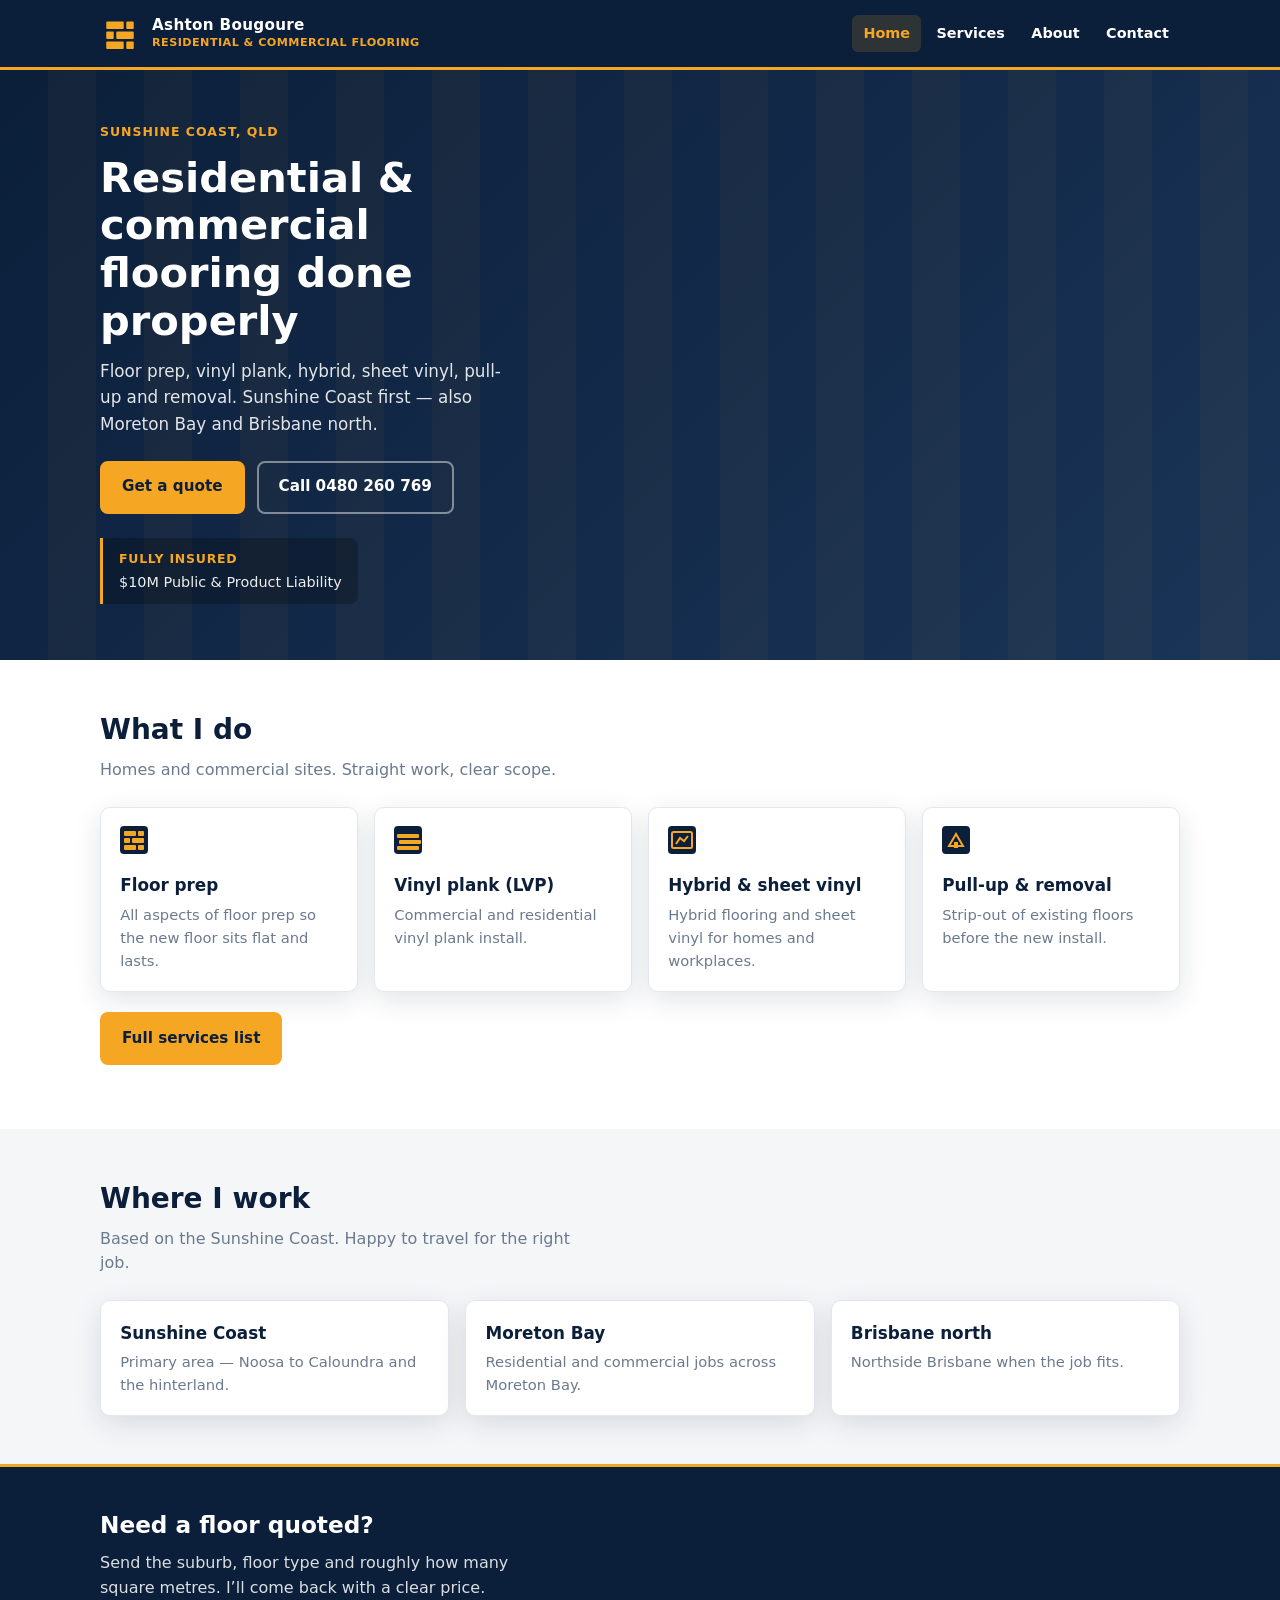
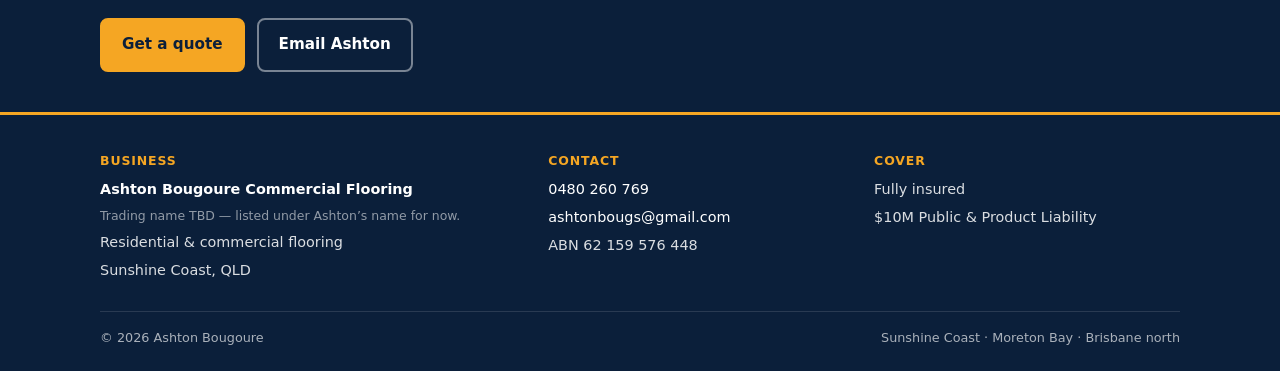
<file: index.html>
<!DOCTYPE html>
<html lang="en-AU">
<head>
  <meta charset="utf-8">
  <meta name="viewport" content="width=device-width, initial-scale=1">
  <title>Ashton Bougoure — Residential &amp; Commercial Flooring | Sunshine Coast</title>
  <meta name="description" content="Residential and commercial flooring on the Sunshine Coast, QLD. Floor prep, LVP, hybrid, sheet vinyl, pull-up &amp; removal. Fully insured — $10M Public &amp; Product Liability.">
  <link rel="icon" href="favicon.svg" type="image/svg+xml">
  <link rel="stylesheet" href="styles.css">
</head>
<body>
  <header class="site-header">
    <div class="container header-inner">
      <a class="brand" href="index.html">
        <img class="brand-mark" src="favicon.svg" width="40" height="40" alt="">
        <span class="brand-text">
          <span class="brand-name">Ashton Bougoure</span>
          <span class="brand-tag">Residential &amp; Commercial Flooring</span>
        </span>
      </a>
      <button class="nav-toggle" type="button" aria-expanded="false" aria-controls="site-nav">Menu</button>
      <nav class="site-nav" id="site-nav" aria-label="Primary">
        <ul>
          <li><a href="index.html" aria-current="page">Home</a></li>
          <li><a href="services.html">Services</a></li>
          <li><a href="about.html">About</a></li>
          <li><a href="contact.html">Contact</a></li>
        </ul>
      </nav>
    </div>
  </header>

  <main>
    <section class="hero">
      <div class="container">
        <p class="hero-eyebrow">Sunshine Coast, QLD</p>
        <h1>Residential &amp; commercial flooring done properly</h1>
        <p class="hero-lead">
          Floor prep, vinyl plank, hybrid, sheet vinyl, pull-up and removal.
          Sunshine Coast first — also Moreton Bay and Brisbane north.
        </p>
        <div class="hero-actions">
          <a class="btn btn-primary" href="contact.html">Get a quote</a>
          <a class="btn btn-ghost" href="tel:+61480260769">Call 0480 260 769</a>
        </div>
        <div class="insured-badge">
          <strong>Fully insured</strong>
          <span>$10M Public &amp; Product Liability</span>
        </div>
      </div>
    </section>

    <section class="section">
      <div class="container">
        <div class="section-head">
          <h2>What I do</h2>
          <p>Homes and commercial sites. Straight work, clear scope.</p>
        </div>
        <div class="card-grid">
          <article class="card">
            <svg class="card-icon" viewBox="0 0 28 28" aria-hidden="true"><rect width="28" height="28" rx="4" fill="#0B1F3A"/><rect x="4" y="5" width="12" height="5" rx="1" fill="#F5A623"/><rect x="18" y="5" width="6" height="5" rx="1" fill="#F5A623"/><rect x="4" y="12" width="6" height="5" rx="1" fill="#F5A623"/><rect x="12" y="12" width="12" height="5" rx="1" fill="#F5A623"/><rect x="4" y="19" width="12" height="5" rx="1" fill="#F5A623"/><rect x="18" y="19" width="6" height="5" rx="1" fill="#F5A623"/></svg>
            <h3>Floor prep</h3>
            <p>All aspects of floor prep so the new floor sits flat and lasts.</p>
          </article>
          <article class="card">
            <svg class="card-icon" viewBox="0 0 28 28" aria-hidden="true"><rect width="28" height="28" rx="4" fill="#0B1F3A"/><rect x="3" y="8" width="22" height="4" rx="1" fill="#F5A623"/><rect x="5" y="14" width="22" height="4" rx="1" fill="#F5A623"/><rect x="3" y="20" width="22" height="4" rx="1" fill="#F5A623"/></svg>
            <h3>Vinyl plank (LVP)</h3>
            <p>Commercial and residential vinyl plank install.</p>
          </article>
          <article class="card">
            <svg class="card-icon" viewBox="0 0 28 28" aria-hidden="true"><rect width="28" height="28" rx="4" fill="#0B1F3A"/><rect x="4" y="6" width="20" height="16" rx="1.5" fill="none" stroke="#F5A623" stroke-width="2"/><path d="M8 18 L12 12 L16 15 L20 10" fill="none" stroke="#F5A623" stroke-width="2"/></svg>
            <h3>Hybrid &amp; sheet vinyl</h3>
            <p>Hybrid flooring and sheet vinyl for homes and workplaces.</p>
          </article>
          <article class="card">
            <svg class="card-icon" viewBox="0 0 28 28" aria-hidden="true"><rect width="28" height="28" rx="4" fill="#0B1F3A"/><path d="M7 20 L14 8 L21 20 Z" fill="none" stroke="#F5A623" stroke-width="2"/><rect x="12" y="16" width="4" height="6" fill="#F5A623"/></svg>
            <h3>Pull-up &amp; removal</h3>
            <p>Strip-out of existing floors before the new install.</p>
          </article>
        </div>
        <p style="margin-top:1.25rem">
          <a class="btn btn-primary" href="services.html">Full services list</a>
        </p>
      </div>
    </section>

    <section class="section section-alt">
      <div class="container">
        <div class="section-head">
          <h2>Where I work</h2>
          <p>Based on the Sunshine Coast. Happy to travel for the right job.</p>
        </div>
        <div class="card-grid">
          <article class="card">
            <h3>Sunshine Coast</h3>
            <p>Primary area — Noosa to Caloundra and the hinterland.</p>
          </article>
          <article class="card">
            <h3>Moreton Bay</h3>
            <p>Residential and commercial jobs across Moreton Bay.</p>
          </article>
          <article class="card">
            <h3>Brisbane north</h3>
            <p>Northside Brisbane when the job fits.</p>
          </article>
        </div>
      </div>
    </section>

    <section class="cta-band">
      <div class="container">
        <h2>Need a floor quoted?</h2>
        <p>Send the suburb, floor type and roughly how many square metres. I’ll come back with a clear price.</p>
        <div class="cta-actions">
          <a class="btn btn-primary" href="contact.html">Get a quote</a>
          <a class="btn btn-ghost" href="mailto:ashtonbougs@gmail.com">Email Ashton</a>
        </div>
      </div>
    </section>
  </main>

  <footer class="site-footer">
    <div class="container">
      <div class="footer-grid">
        <div>
          <h3>Business</h3>
          <p><strong style="color:#fff">Ashton Bougoure Commercial Flooring</strong></p>
          <p class="temp-name-note">Trading name TBD — listed under Ashton’s name for now.</p>
          <p>Residential &amp; commercial flooring</p>
          <p>Sunshine Coast, QLD</p>
        </div>
        <div>
          <h3>Contact</h3>
          <p><a href="tel:+61480260769">0480 260 769</a></p>
          <p><a href="mailto:ashtonbougs@gmail.com">ashtonbougs@gmail.com</a></p>
          <p>ABN 62 159 576 448</p>
        </div>
        <div>
          <h3>Cover</h3>
          <p>Fully insured</p>
          <p>$10M Public &amp; Product Liability</p>
        </div>
      </div>
      <div class="footer-bottom">
        <span>© <span id="y"></span> Ashton Bougoure</span>
        <span>Sunshine Coast · Moreton Bay · Brisbane north</span>
      </div>
    </div>
  </footer>
  <script>document.getElementById("y").textContent = new Date().getFullYear();</script>
  <script src="site.js"></script>
</body>
</html>
</file>
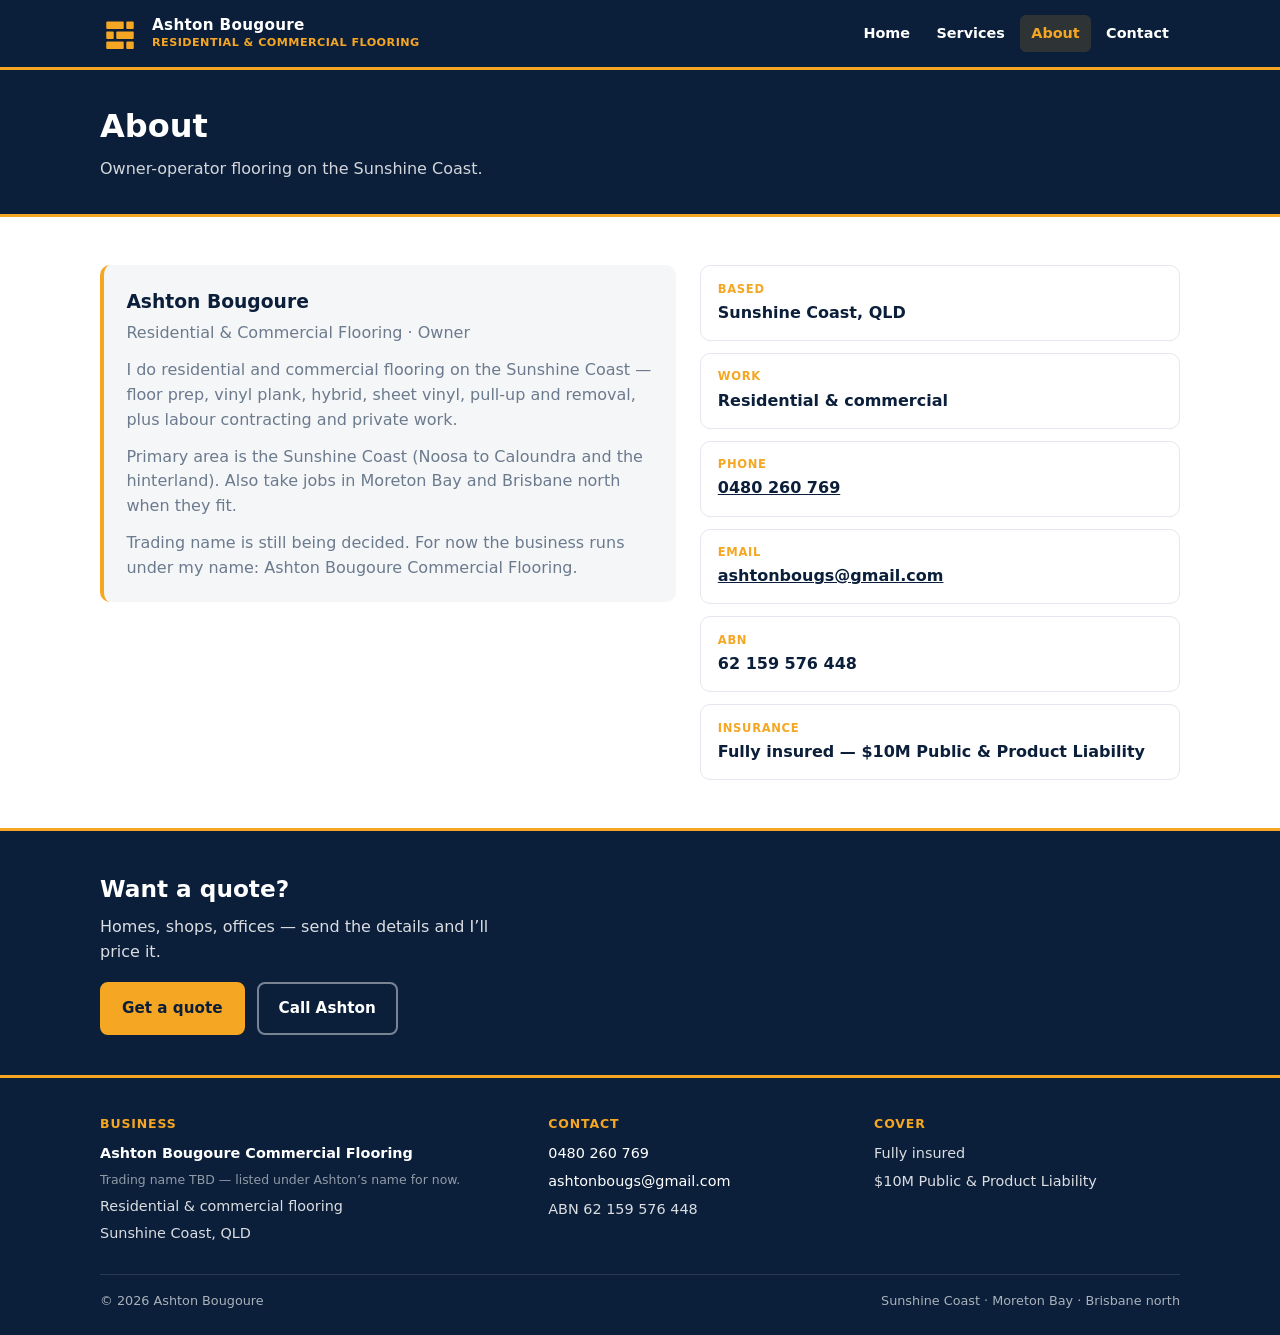
<file: about.html>
<!DOCTYPE html>
<html lang="en-AU">
<head>
  <meta charset="utf-8">
  <meta name="viewport" content="width=device-width, initial-scale=1">
  <title>About — Ashton Bougoure Flooring | Sunshine Coast</title>
  <meta name="description" content="Ashton Bougoure — residential and commercial flooring subcontractor on the Sunshine Coast, QLD. Fully insured, ABN 62 159 576 448.">
  <link rel="icon" href="favicon.svg" type="image/svg+xml">
  <link rel="stylesheet" href="styles.css">
</head>
<body>
  <header class="site-header">
    <div class="container header-inner">
      <a class="brand" href="index.html">
        <img class="brand-mark" src="favicon.svg" width="40" height="40" alt="">
        <span class="brand-text">
          <span class="brand-name">Ashton Bougoure</span>
          <span class="brand-tag">Residential &amp; Commercial Flooring</span>
        </span>
      </a>
      <button class="nav-toggle" type="button" aria-expanded="false" aria-controls="site-nav">Menu</button>
      <nav class="site-nav" id="site-nav" aria-label="Primary">
        <ul>
          <li><a href="index.html">Home</a></li>
          <li><a href="services.html">Services</a></li>
          <li><a href="about.html" aria-current="page">About</a></li>
          <li><a href="contact.html">Contact</a></li>
        </ul>
      </nav>
    </div>
  </header>

  <main>
    <section class="page-hero">
      <div class="container">
        <h1>About</h1>
        <p>Owner-operator flooring on the Sunshine Coast.</p>
      </div>
    </section>

    <section class="section">
      <div class="container about-grid">
        <div class="about-card">
          <h3>Ashton Bougoure</h3>
          <p>Residential &amp; Commercial Flooring · Owner</p>
          <p>
            I do residential and commercial flooring on the Sunshine Coast —
            floor prep, vinyl plank, hybrid, sheet vinyl, pull-up and removal,
            plus labour contracting and private work.
          </p>
          <p>
            Primary area is the Sunshine Coast (Noosa to Caloundra and the hinterland).
            Also take jobs in Moreton Bay and Brisbane north when they fit.
          </p>
          <p>
            Trading name is still being decided. For now the business runs under my name:
            Ashton Bougoure Commercial Flooring.
          </p>
        </div>
        <ul class="facts">
          <li>
            <span class="label">Based</span>
            <span class="value">Sunshine Coast, QLD</span>
          </li>
          <li>
            <span class="label">Work</span>
            <span class="value">Residential &amp; commercial</span>
          </li>
          <li>
            <span class="label">Phone</span>
            <span class="value"><a href="tel:+61480260769">0480 260 769</a></span>
          </li>
          <li>
            <span class="label">Email</span>
            <span class="value"><a href="mailto:ashtonbougs@gmail.com">ashtonbougs@gmail.com</a></span>
          </li>
          <li>
            <span class="label">ABN</span>
            <span class="value">62 159 576 448</span>
          </li>
          <li>
            <span class="label">Insurance</span>
            <span class="value">Fully insured — $10M Public &amp; Product Liability</span>
          </li>
        </ul>
      </div>
    </section>

    <section class="cta-band">
      <div class="container">
        <h2>Want a quote?</h2>
        <p>Homes, shops, offices — send the details and I’ll price it.</p>
        <div class="cta-actions">
          <a class="btn btn-primary" href="contact.html">Get a quote</a>
          <a class="btn btn-ghost" href="tel:+61480260769">Call Ashton</a>
        </div>
      </div>
    </section>
  </main>

  <footer class="site-footer">
    <div class="container">
      <div class="footer-grid">
        <div>
          <h3>Business</h3>
          <p><strong style="color:#fff">Ashton Bougoure Commercial Flooring</strong></p>
          <p class="temp-name-note">Trading name TBD — listed under Ashton’s name for now.</p>
          <p>Residential &amp; commercial flooring</p>
          <p>Sunshine Coast, QLD</p>
        </div>
        <div>
          <h3>Contact</h3>
          <p><a href="tel:+61480260769">0480 260 769</a></p>
          <p><a href="mailto:ashtonbougs@gmail.com">ashtonbougs@gmail.com</a></p>
          <p>ABN 62 159 576 448</p>
        </div>
        <div>
          <h3>Cover</h3>
          <p>Fully insured</p>
          <p>$10M Public &amp; Product Liability</p>
        </div>
      </div>
      <div class="footer-bottom">
        <span>© <span id="y"></span> Ashton Bougoure</span>
        <span>Sunshine Coast · Moreton Bay · Brisbane north</span>
      </div>
    </div>
  </footer>
  <script>document.getElementById("y").textContent = new Date().getFullYear();</script>
  <script src="site.js"></script>
</body>
</html>
</file>
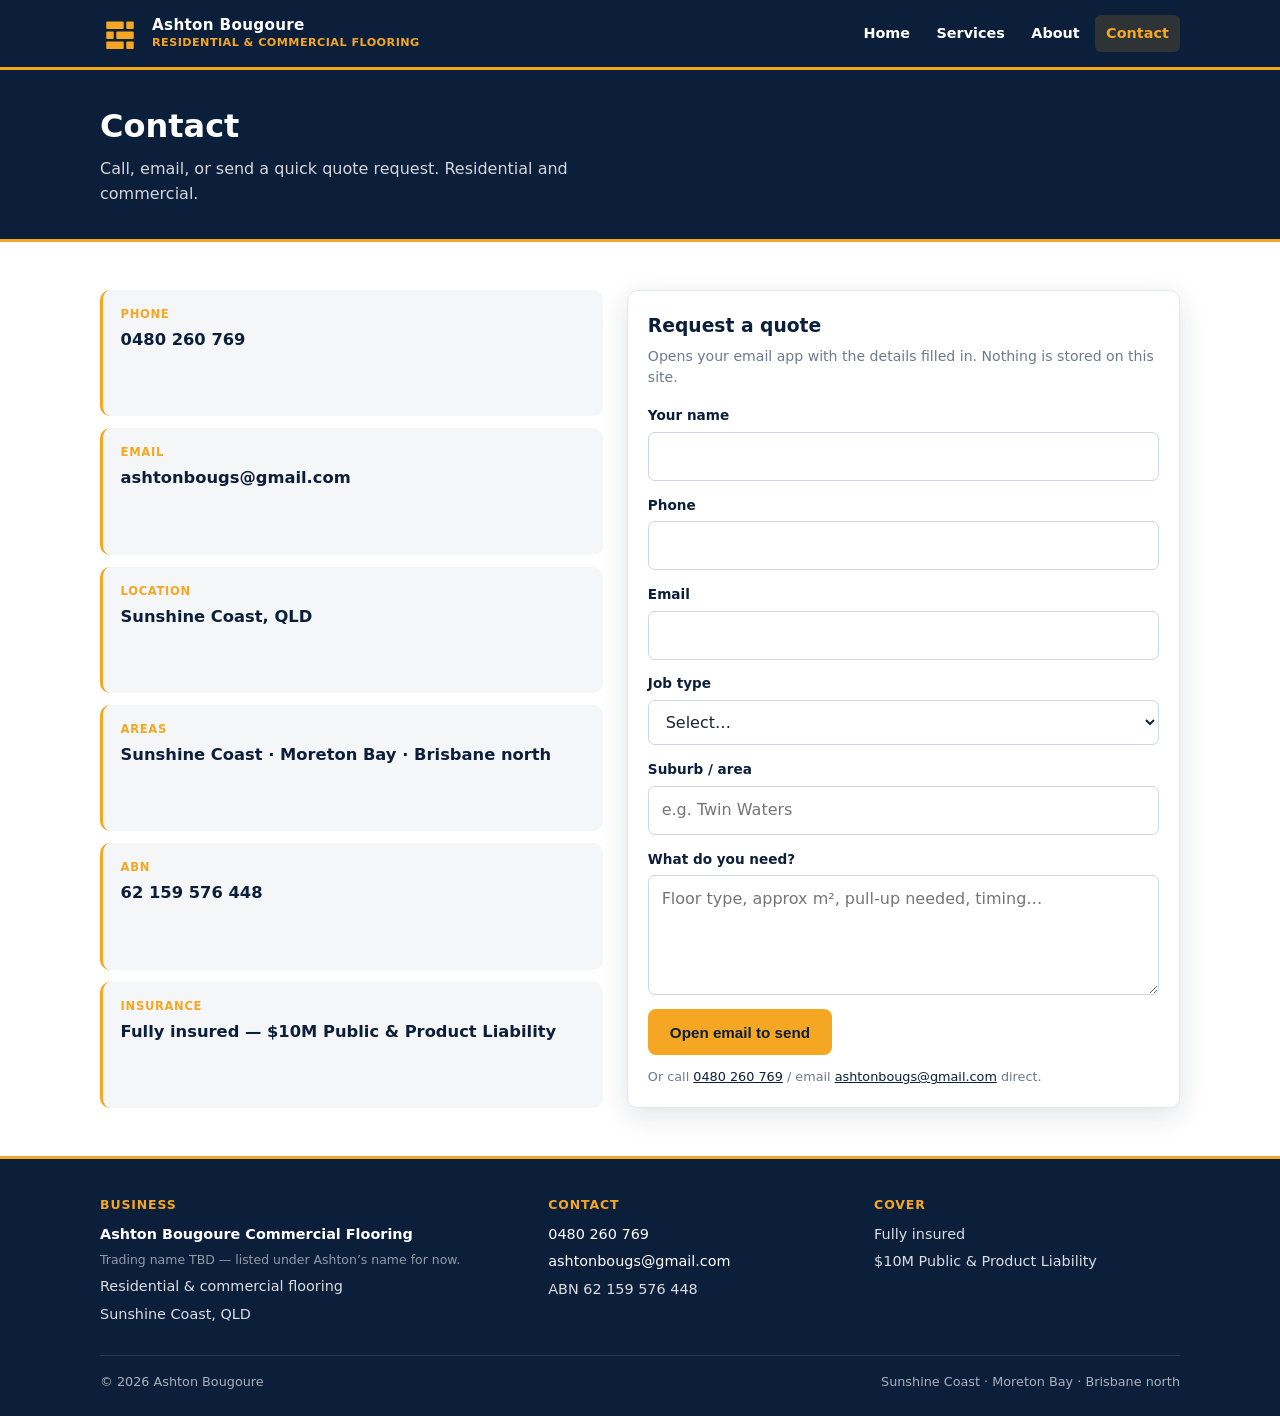
<file: contact.html>
<!DOCTYPE html>
<html lang="en-AU">
<head>
  <meta charset="utf-8">
  <meta name="viewport" content="width=device-width, initial-scale=1">
  <title>Contact — Ashton Bougoure Flooring | Sunshine Coast</title>
  <meta name="description" content="Get a flooring quote from Ashton Bougoure. Phone 0480 260 769 · ashtonbougs@gmail.com · Sunshine Coast, QLD.">
  <link rel="icon" href="favicon.svg" type="image/svg+xml">
  <link rel="stylesheet" href="styles.css">
</head>
<body>
  <header class="site-header">
    <div class="container header-inner">
      <a class="brand" href="index.html">
        <img class="brand-mark" src="favicon.svg" width="40" height="40" alt="">
        <span class="brand-text">
          <span class="brand-name">Ashton Bougoure</span>
          <span class="brand-tag">Residential &amp; Commercial Flooring</span>
        </span>
      </a>
      <button class="nav-toggle" type="button" aria-expanded="false" aria-controls="site-nav">Menu</button>
      <nav class="site-nav" id="site-nav" aria-label="Primary">
        <ul>
          <li><a href="index.html">Home</a></li>
          <li><a href="services.html">Services</a></li>
          <li><a href="about.html">About</a></li>
          <li><a href="contact.html" aria-current="page">Contact</a></li>
        </ul>
      </nav>
    </div>
  </header>

  <main>
    <section class="page-hero">
      <div class="container">
        <h1>Contact</h1>
        <p>Call, email, or send a quick quote request. Residential and commercial.</p>
      </div>
    </section>

    <section class="section">
      <div class="container contact-grid">
        <div class="contact-details">
          <div class="contact-item">
            <span class="label">Phone</span>
            <a href="tel:+61480260769">0480 260 769</a>
          </div>
          <div class="contact-item">
            <span class="label">Email</span>
            <a href="mailto:ashtonbougs@gmail.com">ashtonbougs@gmail.com</a>
          </div>
          <div class="contact-item">
            <span class="label">Location</span>
            <span>Sunshine Coast, QLD</span>
          </div>
          <div class="contact-item">
            <span class="label">Areas</span>
            <span>Sunshine Coast · Moreton Bay · Brisbane north</span>
          </div>
          <div class="contact-item">
            <span class="label">ABN</span>
            <span>62 159 576 448</span>
          </div>
          <div class="contact-item">
            <span class="label">Insurance</span>
            <span>Fully insured — $10M Public &amp; Product Liability</span>
          </div>
        </div>

        <form class="contact-form" id="quote-form" action="mailto:ashtonbougs@gmail.com" method="get">
          <h3>Request a quote</h3>
          <p class="hint">Opens your email app with the details filled in. Nothing is stored on this site.</p>

          <div class="form-row">
            <label for="name">Your name</label>
            <input id="name" name="name" type="text" autocomplete="name" required>
          </div>
          <div class="form-row">
            <label for="phone">Phone</label>
            <input id="phone" name="phone" type="tel" autocomplete="tel" required>
          </div>
          <div class="form-row">
            <label for="email">Email</label>
            <input id="email" name="email" type="email" autocomplete="email">
          </div>
          <div class="form-row">
            <label for="jobType">Job type</label>
            <select id="jobType" name="jobType">
              <option value="">Select…</option>
              <option>Residential</option>
              <option>Commercial</option>
              <option>Labour contracting</option>
              <option>Not sure</option>
            </select>
          </div>
          <div class="form-row">
            <label for="suburb">Suburb / area</label>
            <input id="suburb" name="suburb" type="text" placeholder="e.g. Twin Waters" required>
          </div>
          <div class="form-row">
            <label for="message">What do you need?</label>
            <textarea id="message" name="message" placeholder="Floor type, approx m², pull-up needed, timing…" required></textarea>
          </div>
          <button class="btn btn-primary" type="submit">Open email to send</button>
          <p class="form-note">Or call <a href="tel:+61480260769">0480 260 769</a> / email <a href="mailto:ashtonbougs@gmail.com">ashtonbougs@gmail.com</a> direct.</p>
        </form>
      </div>
    </section>
  </main>

  <footer class="site-footer">
    <div class="container">
      <div class="footer-grid">
        <div>
          <h3>Business</h3>
          <p><strong style="color:#fff">Ashton Bougoure Commercial Flooring</strong></p>
          <p class="temp-name-note">Trading name TBD — listed under Ashton’s name for now.</p>
          <p>Residential &amp; commercial flooring</p>
          <p>Sunshine Coast, QLD</p>
        </div>
        <div>
          <h3>Contact</h3>
          <p><a href="tel:+61480260769">0480 260 769</a></p>
          <p><a href="mailto:ashtonbougs@gmail.com">ashtonbougs@gmail.com</a></p>
          <p>ABN 62 159 576 448</p>
        </div>
        <div>
          <h3>Cover</h3>
          <p>Fully insured</p>
          <p>$10M Public &amp; Product Liability</p>
        </div>
      </div>
      <div class="footer-bottom">
        <span>© <span id="y"></span> Ashton Bougoure</span>
        <span>Sunshine Coast · Moreton Bay · Brisbane north</span>
      </div>
    </div>
  </footer>
  <script>document.getElementById("y").textContent = new Date().getFullYear();</script>
  <script src="site.js"></script>
</body>
</html>
</file>
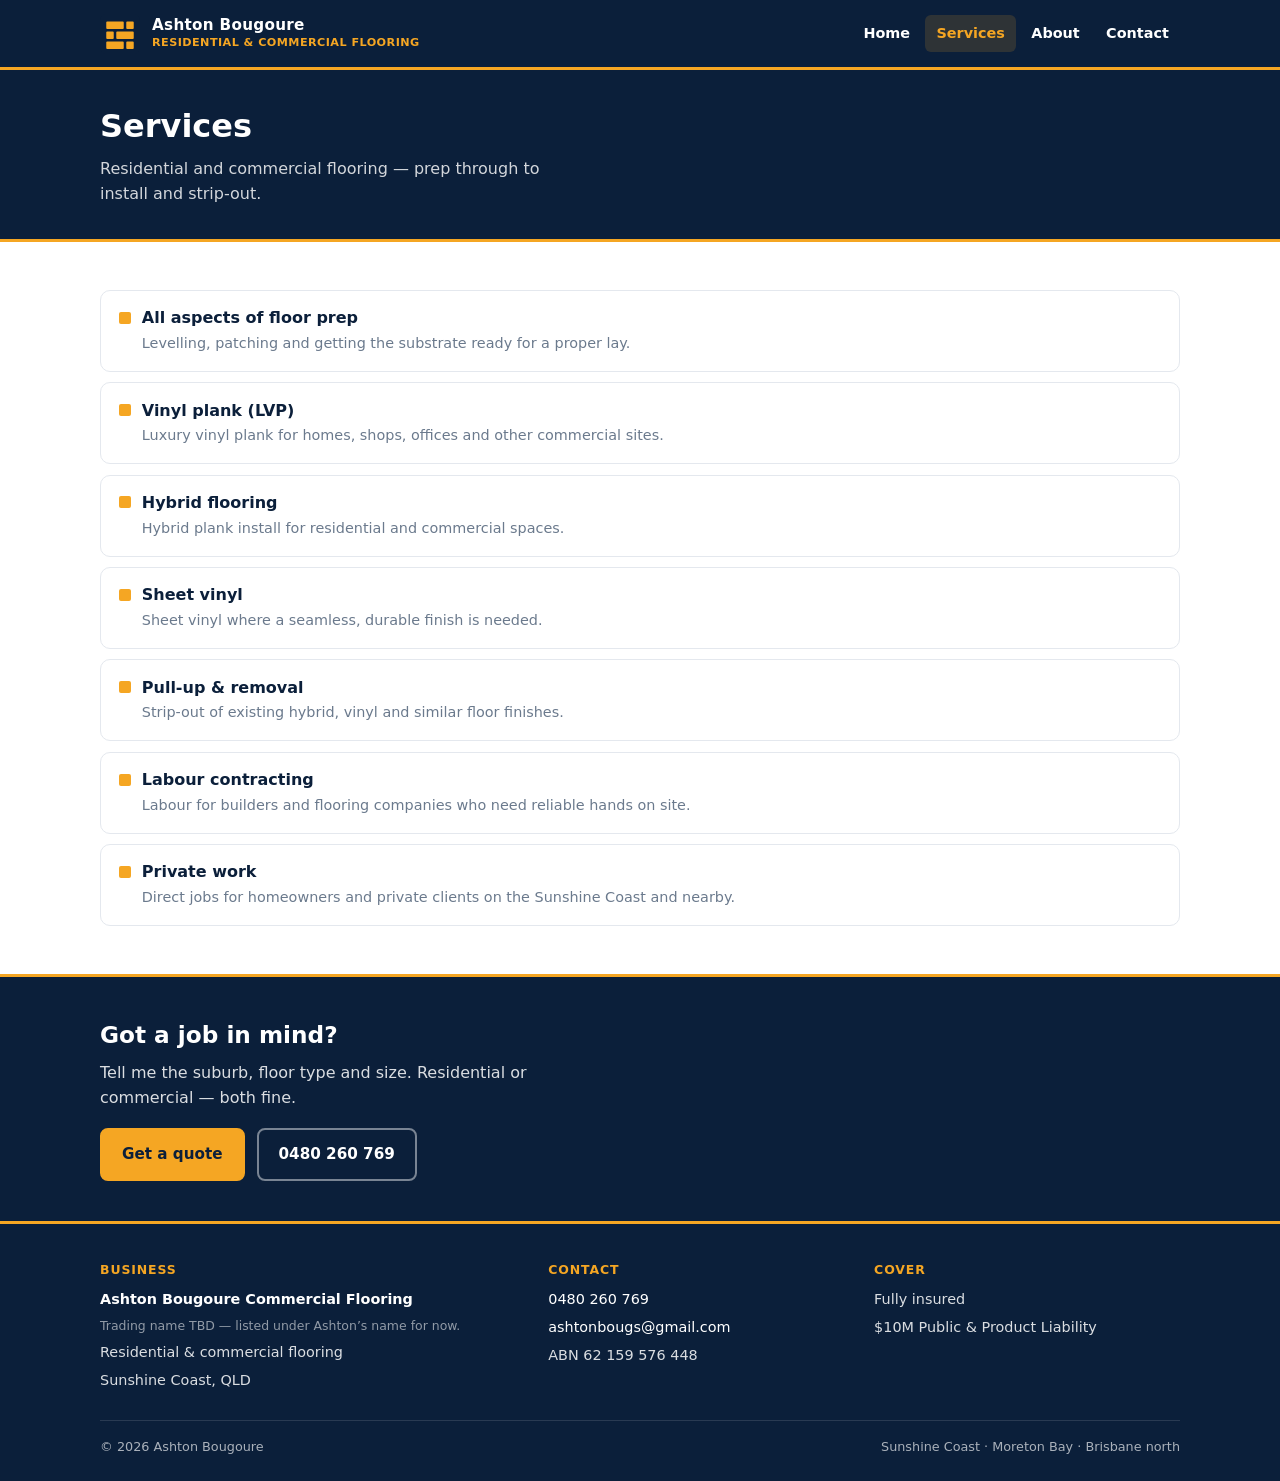
<file: services.html>
<!DOCTYPE html>
<html lang="en-AU">
<head>
  <meta charset="utf-8">
  <meta name="viewport" content="width=device-width, initial-scale=1">
  <title>Services — Ashton Bougoure Flooring | Sunshine Coast</title>
  <meta name="description" content="Floor prep, vinyl plank (LVP), hybrid, sheet vinyl, pull-up &amp; removal, labour contracting and private work. Residential and commercial on the Sunshine Coast.">
  <link rel="icon" href="favicon.svg" type="image/svg+xml">
  <link rel="stylesheet" href="styles.css">
</head>
<body>
  <header class="site-header">
    <div class="container header-inner">
      <a class="brand" href="index.html">
        <img class="brand-mark" src="favicon.svg" width="40" height="40" alt="">
        <span class="brand-text">
          <span class="brand-name">Ashton Bougoure</span>
          <span class="brand-tag">Residential &amp; Commercial Flooring</span>
        </span>
      </a>
      <button class="nav-toggle" type="button" aria-expanded="false" aria-controls="site-nav">Menu</button>
      <nav class="site-nav" id="site-nav" aria-label="Primary">
        <ul>
          <li><a href="index.html">Home</a></li>
          <li><a href="services.html" aria-current="page">Services</a></li>
          <li><a href="about.html">About</a></li>
          <li><a href="contact.html">Contact</a></li>
        </ul>
      </nav>
    </div>
  </header>

  <main>
    <section class="page-hero">
      <div class="container">
        <h1>Services</h1>
        <p>Residential and commercial flooring — prep through to install and strip-out.</p>
      </div>
    </section>

    <section class="section">
      <div class="container">
        <ul class="service-list">
          <li>
            <span class="bullet" aria-hidden="true"></span>
            <div>
              <strong>All aspects of floor prep</strong>
              <span>Levelling, patching and getting the substrate ready for a proper lay.</span>
            </div>
          </li>
          <li>
            <span class="bullet" aria-hidden="true"></span>
            <div>
              <strong>Vinyl plank (LVP)</strong>
              <span>Luxury vinyl plank for homes, shops, offices and other commercial sites.</span>
            </div>
          </li>
          <li>
            <span class="bullet" aria-hidden="true"></span>
            <div>
              <strong>Hybrid flooring</strong>
              <span>Hybrid plank install for residential and commercial spaces.</span>
            </div>
          </li>
          <li>
            <span class="bullet" aria-hidden="true"></span>
            <div>
              <strong>Sheet vinyl</strong>
              <span>Sheet vinyl where a seamless, durable finish is needed.</span>
            </div>
          </li>
          <li>
            <span class="bullet" aria-hidden="true"></span>
            <div>
              <strong>Pull-up &amp; removal</strong>
              <span>Strip-out of existing hybrid, vinyl and similar floor finishes.</span>
            </div>
          </li>
          <li>
            <span class="bullet" aria-hidden="true"></span>
            <div>
              <strong>Labour contracting</strong>
              <span>Labour for builders and flooring companies who need reliable hands on site.</span>
            </div>
          </li>
          <li>
            <span class="bullet" aria-hidden="true"></span>
            <div>
              <strong>Private work</strong>
              <span>Direct jobs for homeowners and private clients on the Sunshine Coast and nearby.</span>
            </div>
          </li>
        </ul>
      </div>
    </section>

    <section class="cta-band">
      <div class="container">
        <h2>Got a job in mind?</h2>
        <p>Tell me the suburb, floor type and size. Residential or commercial — both fine.</p>
        <div class="cta-actions">
          <a class="btn btn-primary" href="contact.html">Get a quote</a>
          <a class="btn btn-ghost" href="tel:+61480260769">0480 260 769</a>
        </div>
      </div>
    </section>
  </main>

  <footer class="site-footer">
    <div class="container">
      <div class="footer-grid">
        <div>
          <h3>Business</h3>
          <p><strong style="color:#fff">Ashton Bougoure Commercial Flooring</strong></p>
          <p class="temp-name-note">Trading name TBD — listed under Ashton’s name for now.</p>
          <p>Residential &amp; commercial flooring</p>
          <p>Sunshine Coast, QLD</p>
        </div>
        <div>
          <h3>Contact</h3>
          <p><a href="tel:+61480260769">0480 260 769</a></p>
          <p><a href="mailto:ashtonbougs@gmail.com">ashtonbougs@gmail.com</a></p>
          <p>ABN 62 159 576 448</p>
        </div>
        <div>
          <h3>Cover</h3>
          <p>Fully insured</p>
          <p>$10M Public &amp; Product Liability</p>
        </div>
      </div>
      <div class="footer-bottom">
        <span>© <span id="y"></span> Ashton Bougoure</span>
        <span>Sunshine Coast · Moreton Bay · Brisbane north</span>
      </div>
    </div>
  </footer>
  <script>document.getElementById("y").textContent = new Date().getFullYear();</script>
  <script src="site.js"></script>
</body>
</html>
</file>
<file: styles.css>
/* Ashton Bougoure Commercial Flooring — static site
   Colours from business card. Vanilla CSS only. MIT-style own work. */

:root {
  --navy: #0B1F3A;
  --navy-mid: #132a4a;
  --navy-soft: #1a3558;
  --orange: #F5A623;
  --orange-dark: #d48c12;
  --white: #ffffff;
  --off-white: #f5f6f8;
  --muted: #6b7a8d;
  --text: #1a2433;
  --max: 1080px;
  --radius: 10px;
  --shadow: 0 8px 28px rgba(11, 31, 58, 0.12);
}

*, *::before, *::after { box-sizing: border-box; }

html { scroll-behavior: smooth; }

body {
  margin: 0;
  font-family: system-ui, -apple-system, "Segoe UI", Roboto, Helvetica, Arial, sans-serif;
  color: var(--text);
  background: var(--white);
  line-height: 1.55;
  -webkit-font-smoothing: antialiased;
}

img { max-width: 100%; height: auto; display: block; }

a { color: var(--navy); }
a:hover { color: var(--orange-dark); }

.container {
  width: min(100% - 2rem, var(--max));
  margin-inline: auto;
}

/* Header */
.site-header {
  background: var(--navy);
  color: var(--white);
  position: sticky;
  top: 0;
  z-index: 50;
  border-bottom: 3px solid var(--orange);
}

.header-inner {
  display: flex;
  align-items: center;
  justify-content: space-between;
  gap: 1rem;
  padding: 0.85rem 0;
}

.brand {
  display: flex;
  align-items: center;
  gap: 0.75rem;
  text-decoration: none;
  color: var(--white);
  min-width: 0;
}

.brand-mark {
  width: 40px;
  height: 40px;
  flex-shrink: 0;
}

.brand-text {
  display: flex;
  flex-direction: column;
  min-width: 0;
}

.brand-name {
  font-weight: 700;
  font-size: 0.95rem;
  letter-spacing: 0.02em;
  line-height: 1.2;
  white-space: nowrap;
  overflow: hidden;
  text-overflow: ellipsis;
}

.brand-tag {
  font-size: 0.7rem;
  color: var(--orange);
  text-transform: uppercase;
  letter-spacing: 0.04em;
  font-weight: 600;
}

.nav-toggle {
  display: none;
  background: transparent;
  border: 1px solid rgba(255,255,255,0.35);
  color: var(--white);
  border-radius: 6px;
  padding: 0.45rem 0.7rem;
  font-size: 0.85rem;
  cursor: pointer;
}

.nav-toggle:hover { border-color: var(--orange); color: var(--orange); }

.site-nav ul {
  list-style: none;
  margin: 0;
  padding: 0;
  display: flex;
  gap: 0.25rem;
}

.site-nav a {
  color: var(--white);
  text-decoration: none;
  font-size: 0.9rem;
  font-weight: 600;
  padding: 0.45rem 0.7rem;
  border-radius: 6px;
  display: block;
}

.site-nav a:hover,
.site-nav a[aria-current="page"] {
  background: rgba(245, 166, 35, 0.15);
  color: var(--orange);
}

/* Hero */
.hero {
  background:
    linear-gradient(135deg, var(--navy) 0%, var(--navy-mid) 55%, var(--navy-soft) 100%);
  color: var(--white);
  padding: 3.25rem 0 3.5rem;
  position: relative;
  overflow: hidden;
}

.hero::after {
  content: "";
  position: absolute;
  inset: 0;
  background-image:
    repeating-linear-gradient(
      90deg,
      transparent 0,
      transparent 48px,
      rgba(245, 166, 35, 0.04) 48px,
      rgba(245, 166, 35, 0.04) 96px
    );
  pointer-events: none;
}

.hero .container { position: relative; z-index: 1; }

.hero-eyebrow {
  color: var(--orange);
  font-weight: 700;
  text-transform: uppercase;
  letter-spacing: 0.08em;
  font-size: 0.78rem;
  margin: 0 0 0.75rem;
}

.hero h1 {
  margin: 0 0 0.85rem;
  font-size: clamp(1.75rem, 5vw, 2.6rem);
  line-height: 1.15;
  max-width: 16ch;
}

.hero-lead {
  margin: 0 0 1.5rem;
  font-size: 1.05rem;
  color: rgba(255,255,255,0.88);
  max-width: 38ch;
}

.hero-actions {
  display: flex;
  flex-wrap: wrap;
  gap: 0.75rem;
  margin-bottom: 1.5rem;
}

.btn {
  display: inline-flex;
  align-items: center;
  justify-content: center;
  gap: 0.4rem;
  padding: 0.8rem 1.25rem;
  border-radius: 8px;
  font-weight: 700;
  font-size: 0.95rem;
  text-decoration: none;
  border: 2px solid transparent;
  cursor: pointer;
  transition: background 0.15s, color 0.15s, border-color 0.15s;
}

.btn-primary {
  background: var(--orange);
  color: var(--navy);
  border-color: var(--orange);
}

.btn-primary:hover {
  background: var(--orange-dark);
  border-color: var(--orange-dark);
  color: var(--navy);
}

.btn-ghost {
  background: transparent;
  color: var(--white);
  border-color: rgba(255,255,255,0.45);
}

.btn-ghost:hover {
  border-color: var(--orange);
  color: var(--orange);
}

.insured-badge {
  display: inline-flex;
  flex-direction: column;
  gap: 0.15rem;
  background: rgba(0,0,0,0.25);
  border-left: 3px solid var(--orange);
  padding: 0.7rem 1rem;
  border-radius: 0 8px 8px 0;
  max-width: 22rem;
}

.insured-badge strong {
  color: var(--orange);
  text-transform: uppercase;
  letter-spacing: 0.06em;
  font-size: 0.78rem;
}

.insured-badge span {
  font-size: 0.9rem;
  color: rgba(255,255,255,0.92);
}

/* Sections */
.section {
  padding: 3rem 0;
}

.section-alt { background: var(--off-white); }

.section-head {
  margin-bottom: 1.5rem;
}

.section-head h2 {
  margin: 0 0 0.4rem;
  font-size: clamp(1.35rem, 3.5vw, 1.75rem);
  color: var(--navy);
}

.section-head p {
  margin: 0;
  color: var(--muted);
  max-width: 48ch;
}

/* Service cards */
.card-grid {
  display: grid;
  grid-template-columns: repeat(auto-fit, minmax(240px, 1fr));
  gap: 1rem;
}

.card {
  background: var(--white);
  border: 1px solid #e4e8ee;
  border-radius: var(--radius);
  padding: 1.15rem 1.2rem;
  box-shadow: var(--shadow);
}

.card-icon {
  width: 28px;
  height: 28px;
  margin-bottom: 0.65rem;
}

.card h3 {
  margin: 0 0 0.35rem;
  font-size: 1.05rem;
  color: var(--navy);
}

.card p {
  margin: 0;
  font-size: 0.92rem;
  color: var(--muted);
}

.service-list {
  list-style: none;
  margin: 0;
  padding: 0;
  display: grid;
  gap: 0.65rem;
}

.service-list li {
  display: flex;
  align-items: flex-start;
  gap: 0.7rem;
  background: var(--white);
  border: 1px solid #e4e8ee;
  border-radius: var(--radius);
  padding: 0.95rem 1.1rem;
}

.service-list .bullet {
  width: 12px;
  height: 12px;
  background: var(--orange);
  border-radius: 2px;
  flex-shrink: 0;
  margin-top: 0.35rem;
}

.service-list strong {
  display: block;
  color: var(--navy);
  font-size: 1rem;
}

.service-list span {
  color: var(--muted);
  font-size: 0.9rem;
}

/* CTA band */
.cta-band {
  background: var(--navy);
  color: var(--white);
  padding: 2.5rem 0;
  border-top: 3px solid var(--orange);
}

.cta-band h2 {
  margin: 0 0 0.5rem;
  font-size: 1.45rem;
}

.cta-band p {
  margin: 0 0 1.1rem;
  color: rgba(255,255,255,0.85);
  max-width: 42ch;
}

.cta-actions {
  display: flex;
  flex-wrap: wrap;
  gap: 0.75rem;
}

/* About */
.about-grid {
  display: grid;
  gap: 1.5rem;
}

@media (min-width: 720px) {
  .about-grid {
    grid-template-columns: 1.2fr 1fr;
    align-items: start;
  }
}

.about-card {
  background: var(--off-white);
  border-radius: var(--radius);
  padding: 1.35rem 1.4rem;
  border-left: 4px solid var(--orange);
}

.about-card h3 {
  margin: 0 0 0.35rem;
  color: var(--navy);
}

.about-card p { margin: 0 0 0.75rem; color: var(--muted); }
.about-card p:last-child { margin-bottom: 0; }

.facts {
  list-style: none;
  margin: 0;
  padding: 0;
  display: grid;
  gap: 0.75rem;
}

.facts li {
  background: var(--white);
  border: 1px solid #e4e8ee;
  border-radius: var(--radius);
  padding: 0.9rem 1.05rem;
}

.facts .label {
  display: block;
  font-size: 0.72rem;
  text-transform: uppercase;
  letter-spacing: 0.06em;
  color: var(--orange);
  font-weight: 700;
  margin-bottom: 0.15rem;
}

.facts .value {
  color: var(--navy);
  font-weight: 600;
}

/* Contact */
.contact-grid {
  display: grid;
  gap: 1.5rem;
}

@media (min-width: 720px) {
  .contact-grid {
    grid-template-columns: 1fr 1.1fr;
  }
}

.contact-details {
  display: grid;
  gap: 0.75rem;
}

.contact-item {
  background: var(--off-white);
  border-radius: var(--radius);
  padding: 1rem 1.1rem;
  border-left: 3px solid var(--orange);
}

.contact-item .label {
  display: block;
  font-size: 0.72rem;
  text-transform: uppercase;
  letter-spacing: 0.06em;
  color: var(--orange);
  font-weight: 700;
  margin-bottom: 0.2rem;
}

.contact-item a,
.contact-item span {
  color: var(--navy);
  font-weight: 600;
  text-decoration: none;
  font-size: 1.02rem;
  word-break: break-word;
}

.contact-item a:hover { color: var(--orange-dark); }

.contact-form {
  background: var(--white);
  border: 1px solid #e4e8ee;
  border-radius: var(--radius);
  padding: 1.25rem;
  box-shadow: var(--shadow);
}

.contact-form h3 {
  margin: 0 0 0.35rem;
  color: var(--navy);
}

.contact-form .hint {
  margin: 0 0 1rem;
  font-size: 0.88rem;
  color: var(--muted);
}

.form-row {
  display: grid;
  gap: 0.35rem;
  margin-bottom: 0.85rem;
}

.form-row label {
  font-size: 0.85rem;
  font-weight: 600;
  color: var(--navy);
}

.form-row input,
.form-row textarea,
.form-row select {
  width: 100%;
  padding: 0.7rem 0.8rem;
  border: 1px solid #cfd6e0;
  border-radius: 7px;
  font: inherit;
  color: var(--text);
  background: var(--white);
}

.form-row input:focus,
.form-row textarea:focus,
.form-row select:focus {
  outline: 2px solid var(--orange);
  outline-offset: 1px;
  border-color: var(--orange);
}

.form-row textarea { min-height: 120px; resize: vertical; }

.form-note {
  margin: 0.75rem 0 0;
  font-size: 0.8rem;
  color: var(--muted);
}

/* Footer */
.site-footer {
  background: var(--navy);
  color: rgba(255,255,255,0.85);
  padding: 2.25rem 0 1.5rem;
  border-top: 3px solid var(--orange);
  font-size: 0.9rem;
}

.footer-grid {
  display: grid;
  gap: 1.25rem;
  margin-bottom: 1.5rem;
}

@media (min-width: 640px) {
  .footer-grid {
    grid-template-columns: 1.4fr 1fr 1fr;
  }
}

.site-footer h3 {
  margin: 0 0 0.5rem;
  color: var(--orange);
  font-size: 0.78rem;
  text-transform: uppercase;
  letter-spacing: 0.07em;
}

.site-footer p { margin: 0 0 0.35rem; }
.site-footer a {
  color: var(--white);
  text-decoration: none;
}
.site-footer a:hover { color: var(--orange); }

.footer-bottom {
  border-top: 1px solid rgba(255,255,255,0.12);
  padding-top: 1rem;
  display: flex;
  flex-wrap: wrap;
  gap: 0.5rem 1.25rem;
  justify-content: space-between;
  font-size: 0.8rem;
  color: rgba(255,255,255,0.65);
}

.temp-name-note {
  font-size: 0.78rem;
  color: rgba(255,255,255,0.55);
  margin-top: 0.35rem;
}

/* Page title strip */
.page-hero {
  background: var(--navy);
  color: var(--white);
  padding: 2rem 0;
  border-bottom: 3px solid var(--orange);
}

.page-hero h1 {
  margin: 0 0 0.35rem;
  font-size: clamp(1.5rem, 4vw, 2rem);
}

.page-hero p {
  margin: 0;
  color: rgba(255,255,255,0.82);
  max-width: 48ch;
}

/* Mobile nav */
@media (max-width: 760px) {
  .nav-toggle { display: inline-flex; }

  .site-nav {
    display: none;
    width: 100%;
  }

  .site-nav.is-open { display: block; }

  .header-inner {
    flex-wrap: wrap;
  }

  .site-nav ul {
    flex-direction: column;
    width: 100%;
    padding-bottom: 0.5rem;
  }

  .site-nav a {
    padding: 0.7rem 0.85rem;
  }

  .brand-name {
    font-size: 0.82rem;
    max-width: 14rem;
  }
}

/* Print */
@media print {
  .site-header, .nav-toggle, .cta-band { position: static; }
  .btn { border: 1px solid #000; }
}
</file>
